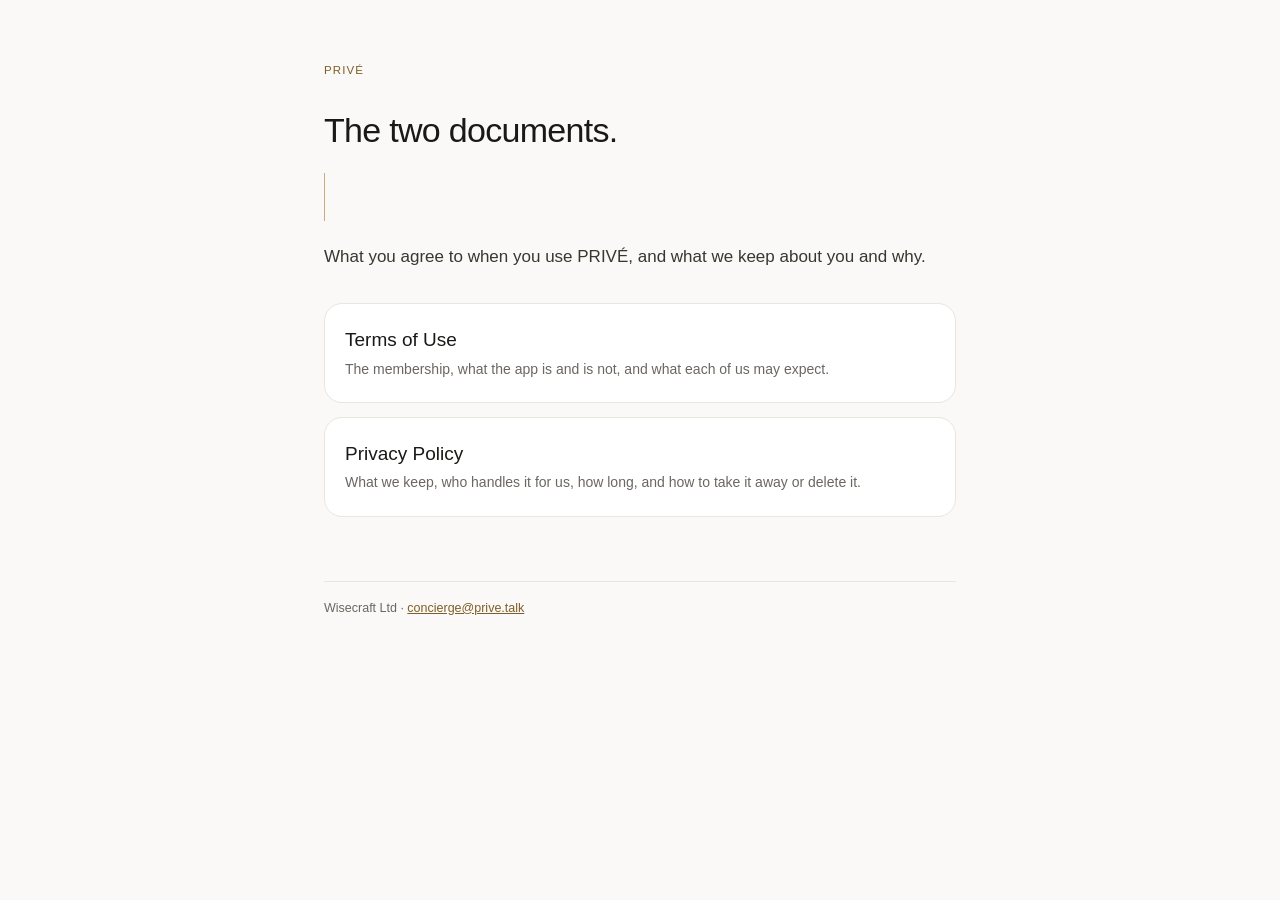
<file: index.html>
<!doctype html>
<html lang="en">
<head>
  <meta charset="utf-8">
  <meta name="viewport" content="width=device-width, initial-scale=1">
  <title>PRIVÉ</title>
  <meta name="description" content="PRIVÉ: the terms of use and the privacy policy.">
  <link rel="stylesheet" href="style.css">
</head>
<body>
<main>
  <span class="kicker">Privé</span>
  <h1>The two documents.</h1>
  <div class="rule"></div>
  <p class="lead">What you agree to when you use PRIVÉ, and what we keep about you and why.</p>
  <div class="cards">
    <a class="card" href="terms/"><strong>Terms of Use</strong><span>The membership, what the app is and is not, and what each of us may expect.</span></a>
    <a class="card" href="privacy/"><strong>Privacy Policy</strong><span>What we keep, who handles it for us, how long, and how to take it away or delete it.</span></a>
  </div>
  <footer>Wisecraft Ltd · <a href="mailto:concierge@prive.talk">concierge@prive.talk</a></footer>
</main>
</body>
</html>
</file>
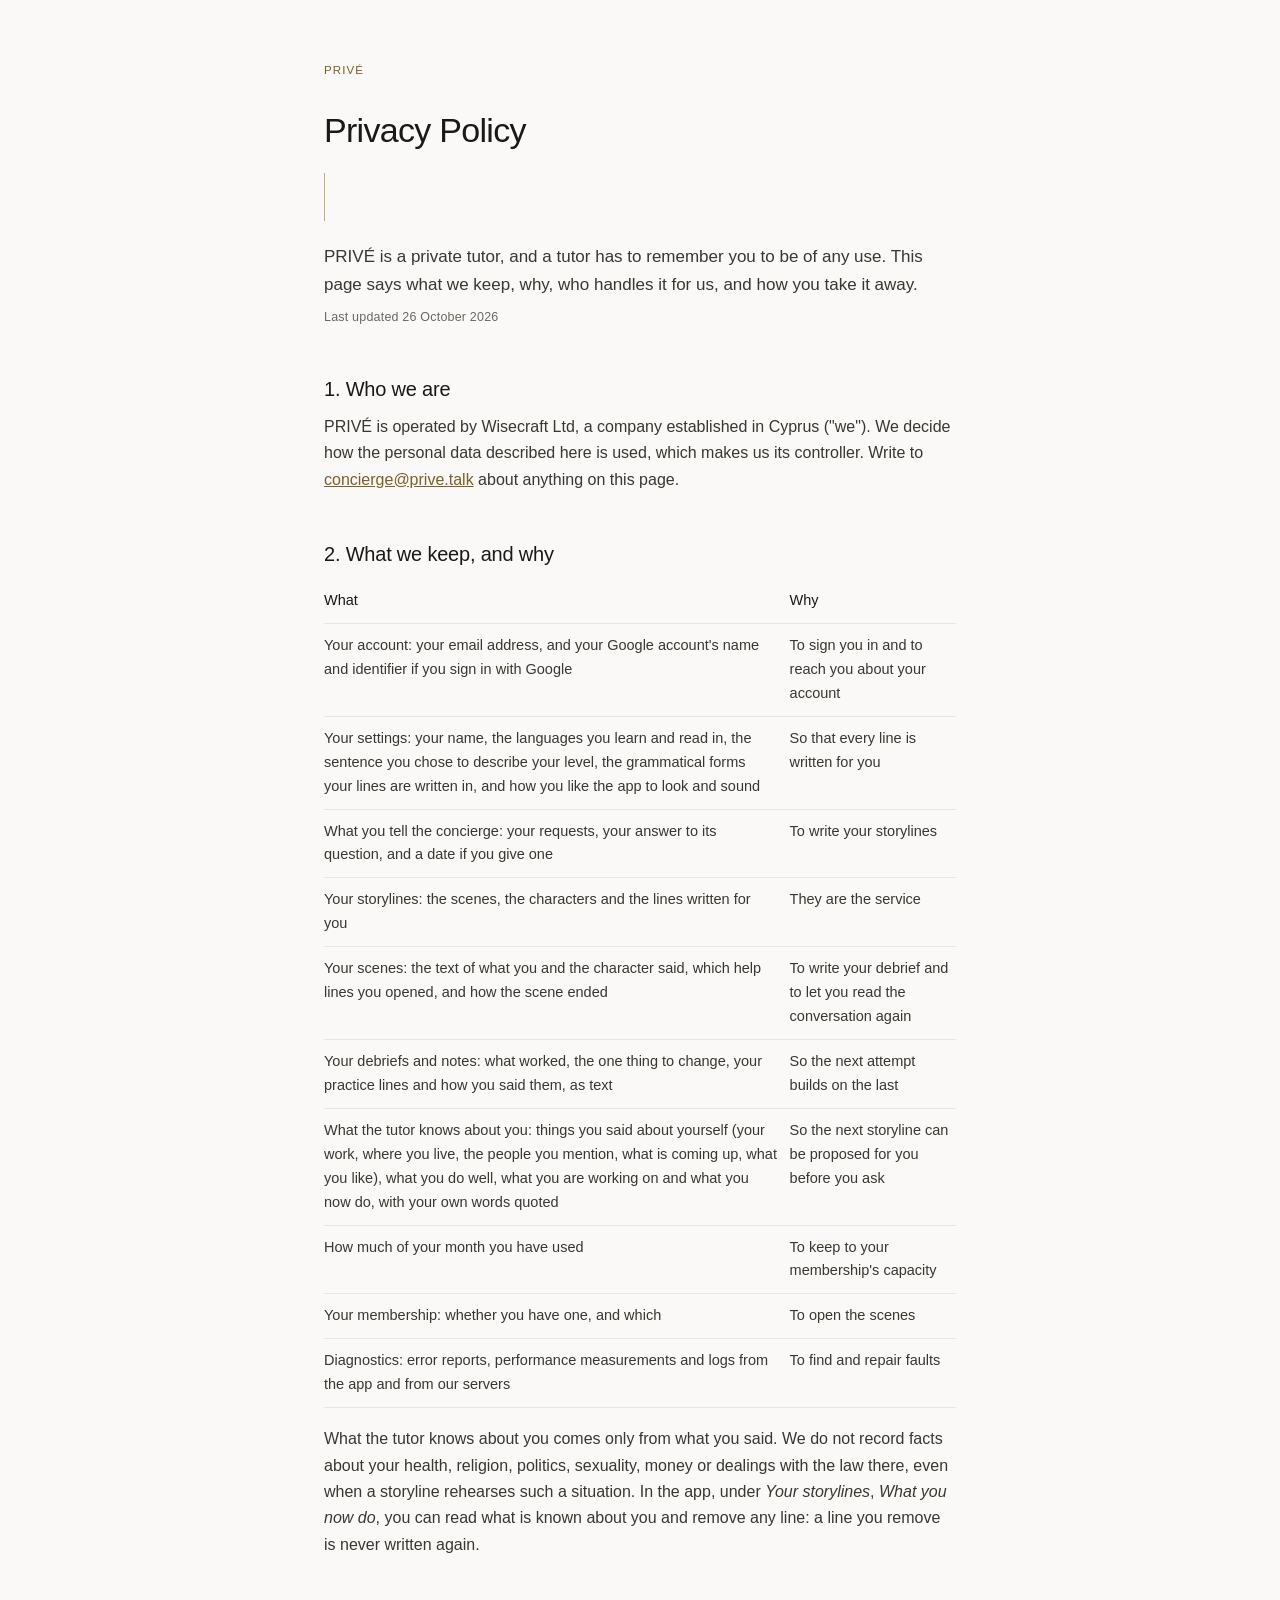
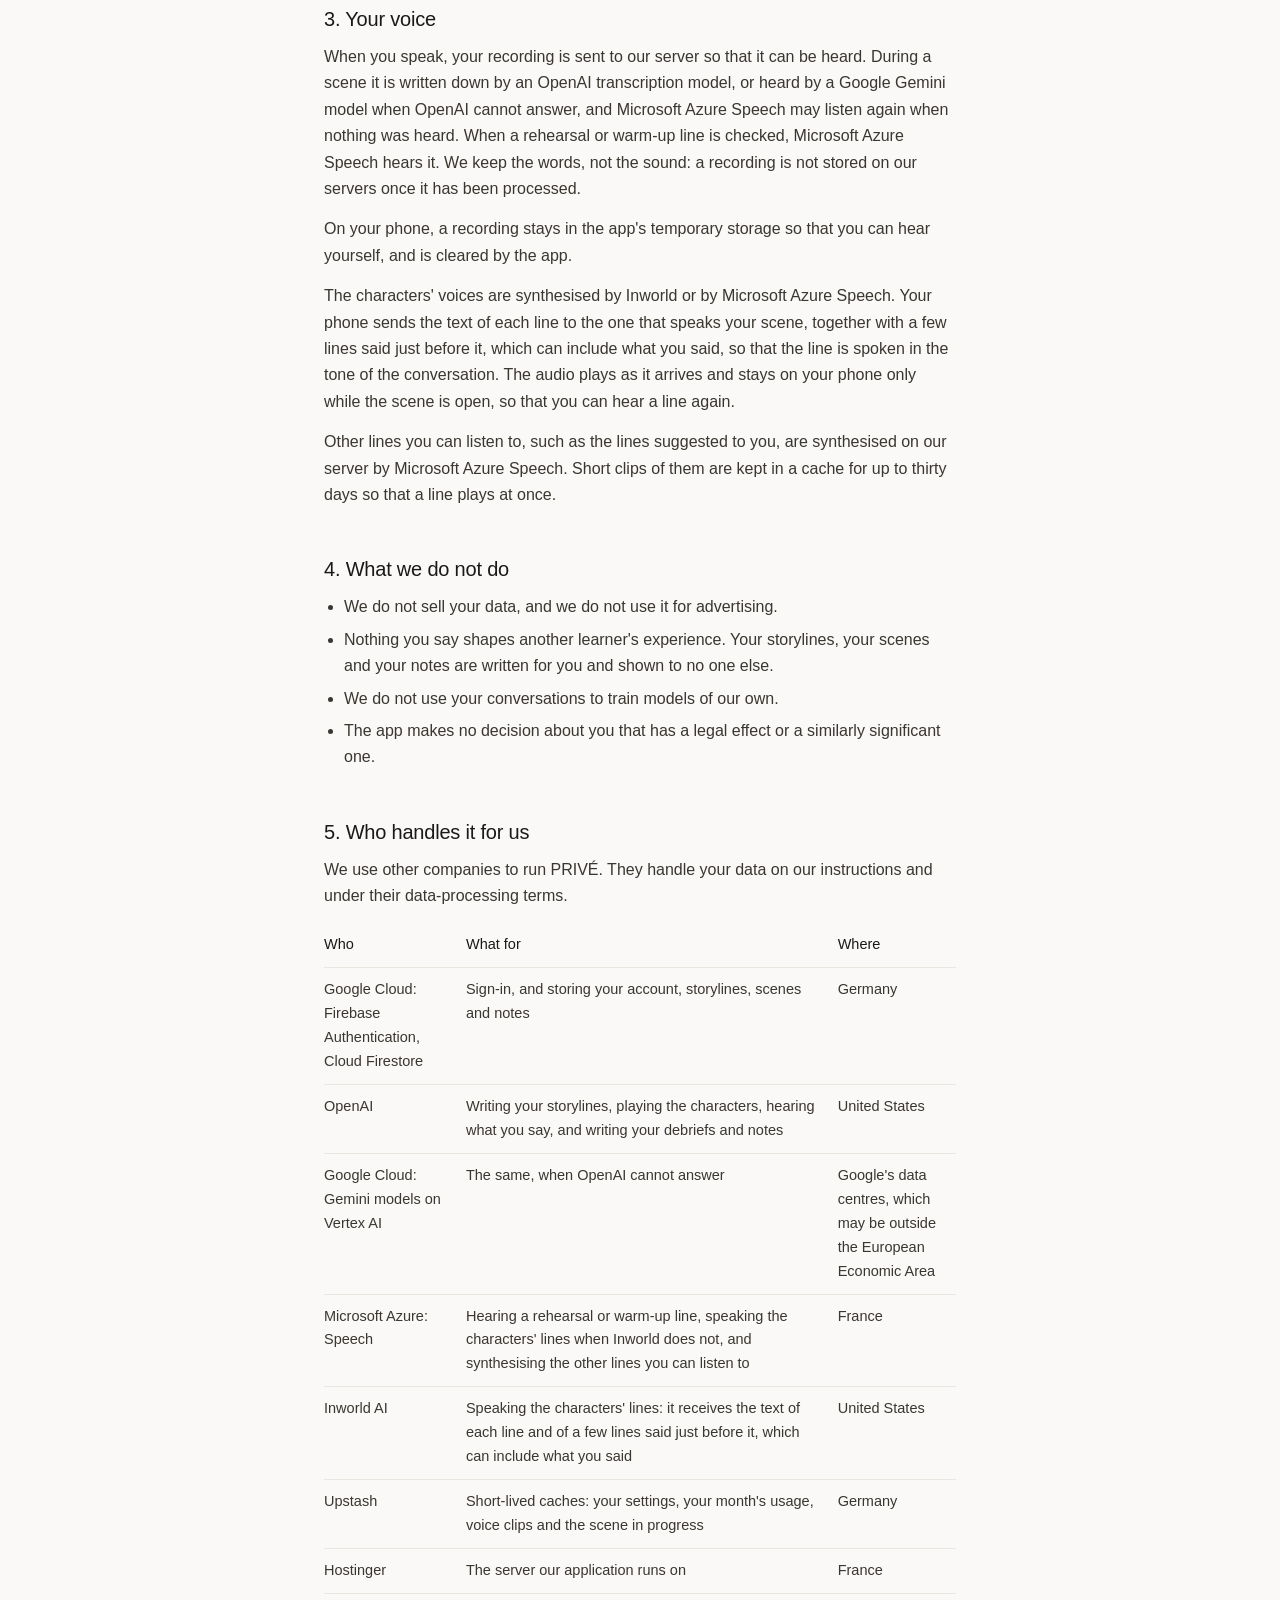
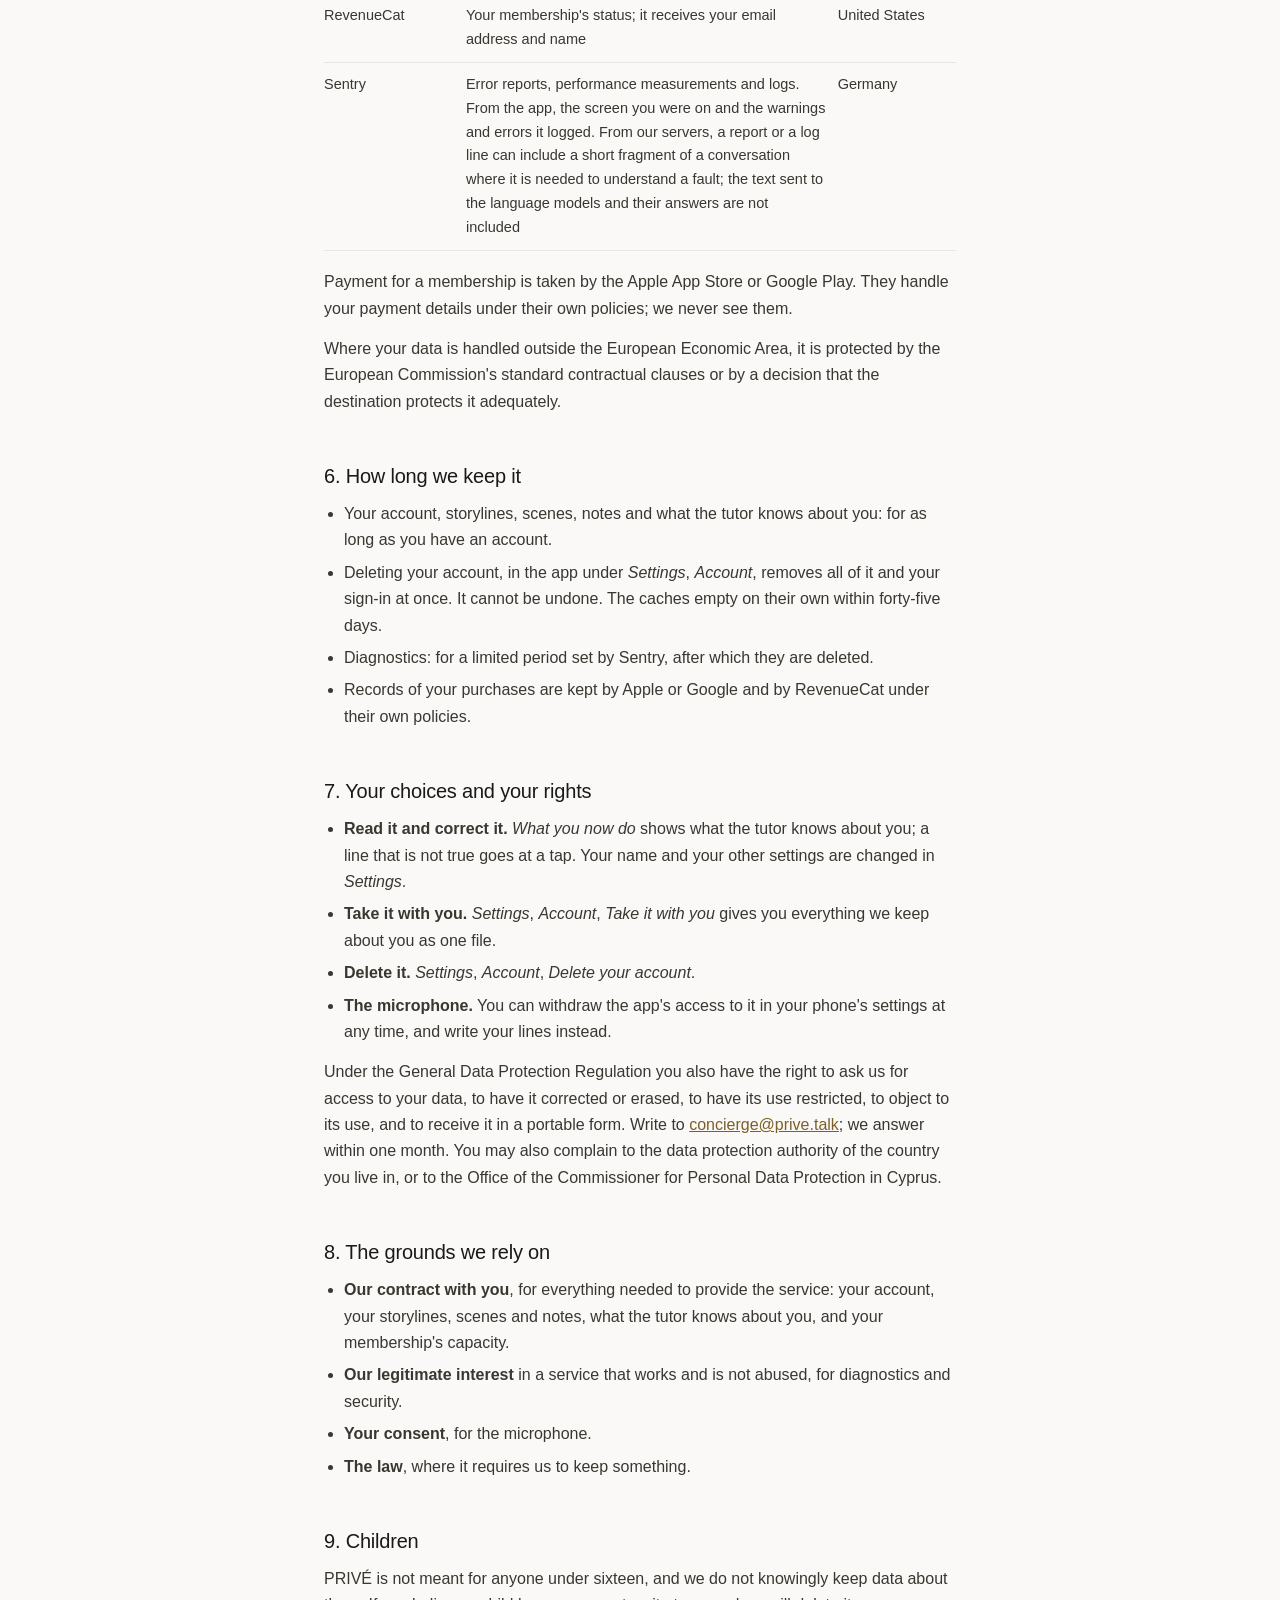
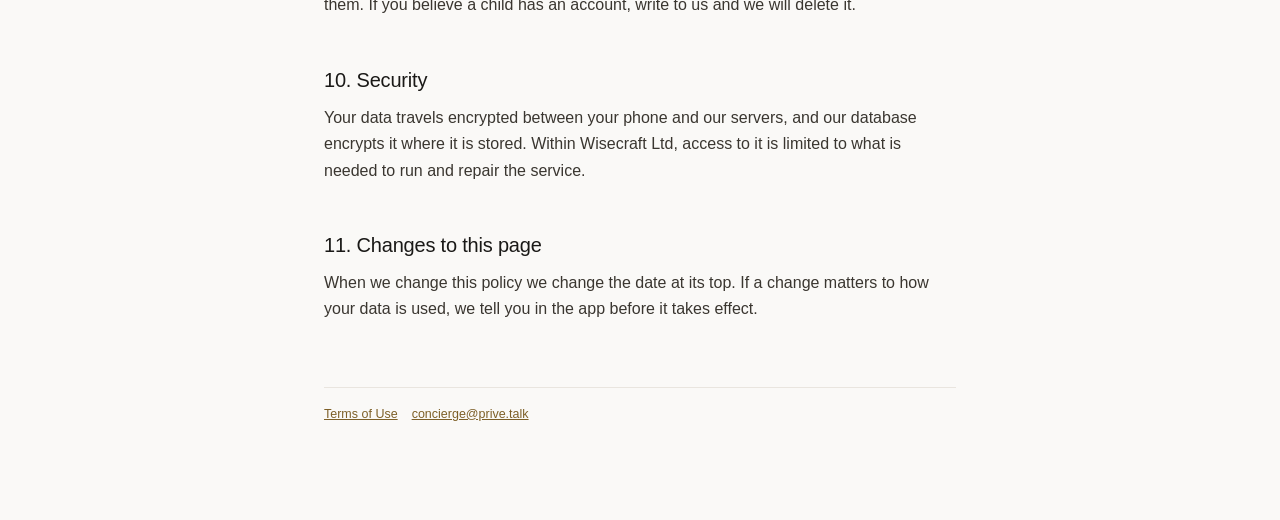
<file: privacy/index.html>
<!doctype html>
<html lang="en">
<head>
  <meta charset="utf-8">
  <meta name="viewport" content="width=device-width, initial-scale=1">
  <title>Privacy Policy · PRIVÉ</title>
  <meta name="description" content="What PRIVÉ keeps about you, why, who handles it, how long, and how to take it away or delete it.">
  <link rel="stylesheet" href="../style.css">
</head>
<body>
<main>
  <a class="kicker" href="../">Privé</a>
  <h1>Privacy Policy</h1>
  <div class="rule"></div>
  <p class="lead">PRIVÉ is a private tutor, and a tutor has to remember you to be of any use. This page says what we keep, why, who handles it for us, and how you take it away.</p>
  <p class="date">Last updated 26 October 2026</p>

  <h2>1. Who we are</h2>
  <p>PRIVÉ is operated by Wisecraft Ltd, a company established in Cyprus ("we"). We decide how the personal data described here is used, which makes us its controller. Write to <a href="mailto:concierge@prive.talk">concierge@prive.talk</a> about anything on this page.</p>

  <h2>2. What we keep, and why</h2>
  <table>
    <thead><tr><th>What</th><th>Why</th></tr></thead>
    <tbody>
      <tr><td>Your account: your email address, and your Google account's name and identifier if you sign in with Google</td><td>To sign you in and to reach you about your account</td></tr>
      <tr><td>Your settings: your name, the languages you learn and read in, the sentence you chose to describe your level, the grammatical forms your lines are written in, and how you like the app to look and sound</td><td>So that every line is written for you</td></tr>
      <tr><td>What you tell the concierge: your requests, your answer to its question, and a date if you give one</td><td>To write your storylines</td></tr>
      <tr><td>Your storylines: the scenes, the characters and the lines written for you</td><td>They are the service</td></tr>
      <tr><td>Your scenes: the text of what you and the character said, which help lines you opened, and how the scene ended</td><td>To write your debrief and to let you read the conversation again</td></tr>
      <tr><td>Your debriefs and notes: what worked, the one thing to change, your practice lines and how you said them, as text</td><td>So the next attempt builds on the last</td></tr>
      <tr><td>What the tutor knows about you: things you said about yourself (your work, where you live, the people you mention, what is coming up, what you like), what you do well, what you are working on and what you now do, with your own words quoted</td><td>So the next storyline can be proposed for you before you ask</td></tr>
      <tr><td>How much of your month you have used</td><td>To keep to your membership's capacity</td></tr>
      <tr><td>Your membership: whether you have one, and which</td><td>To open the scenes</td></tr>
      <tr><td>Diagnostics: error reports, performance measurements and logs from the app and from our servers</td><td>To find and repair faults</td></tr>
    </tbody>
  </table>
  <p>What the tutor knows about you comes only from what you said. We do not record facts about your health, religion, politics, sexuality, money or dealings with the law there, even when a storyline rehearses such a situation. In the app, under <em>Your storylines</em>, <em>What you now do</em>, you can read what is known about you and remove any line: a line you remove is never written again.</p>

  <h2>3. Your voice</h2>
  <p>When you speak, your recording is sent to our server so that it can be heard. During a scene it is written down by an OpenAI transcription model, or heard by a Google Gemini model when OpenAI cannot answer, and Microsoft Azure Speech may listen again when nothing was heard. When a rehearsal or warm-up line is checked, Microsoft Azure Speech hears it. We keep the words, not the sound: a recording is not stored on our servers once it has been processed.</p>
  <p>On your phone, a recording stays in the app's temporary storage so that you can hear yourself, and is cleared by the app.</p>
  <p>The characters' voices are synthesised by Inworld or by Microsoft Azure Speech. Your phone sends the text of each line to the one that speaks your scene, together with a few lines said just before it, which can include what you said, so that the line is spoken in the tone of the conversation. The audio plays as it arrives and stays on your phone only while the scene is open, so that you can hear a line again.</p>
  <p>Other lines you can listen to, such as the lines suggested to you, are synthesised on our server by Microsoft Azure Speech. Short clips of them are kept in a cache for up to thirty days so that a line plays at once.</p>

  <h2>4. What we do not do</h2>
  <ul>
    <li>We do not sell your data, and we do not use it for advertising.</li>
    <li>Nothing you say shapes another learner's experience. Your storylines, your scenes and your notes are written for you and shown to no one else.</li>
    <li>We do not use your conversations to train models of our own.</li>
    <li>The app makes no decision about you that has a legal effect or a similarly significant one.</li>
  </ul>

  <h2>5. Who handles it for us</h2>
  <p>We use other companies to run PRIVÉ. They handle your data on our instructions and under their data-processing terms.</p>
  <table>
    <thead><tr><th>Who</th><th>What for</th><th>Where</th></tr></thead>
    <tbody>
      <tr><td>Google Cloud: Firebase Authentication, Cloud Firestore</td><td>Sign-in, and storing your account, storylines, scenes and notes</td><td>Germany</td></tr>
      <tr><td>OpenAI</td><td>Writing your storylines, playing the characters, hearing what you say, and writing your debriefs and notes</td><td>United States</td></tr>
      <tr><td>Google Cloud: Gemini models on Vertex AI</td><td>The same, when OpenAI cannot answer</td><td>Google's data centres, which may be outside the European Economic Area</td></tr>
      <tr><td>Microsoft Azure: Speech</td><td>Hearing a rehearsal or warm-up line, speaking the characters' lines when Inworld does not, and synthesising the other lines you can listen to</td><td>France</td></tr>
      <tr><td>Inworld AI</td><td>Speaking the characters' lines: it receives the text of each line and of a few lines said just before it, which can include what you said</td><td>United States</td></tr>
      <tr><td>Upstash</td><td>Short-lived caches: your settings, your month's usage, voice clips and the scene in progress</td><td>Germany</td></tr>
      <tr><td>Hostinger</td><td>The server our application runs on</td><td>France</td></tr>
      <tr><td>RevenueCat</td><td>Your membership's status; it receives your email address and name</td><td>United States</td></tr>
      <tr><td>Sentry</td><td>Error reports, performance measurements and logs. From the app, the screen you were on and the warnings and errors it logged. From our servers, a report or a log line can include a short fragment of a conversation where it is needed to understand a fault; the text sent to the language models and their answers are not included</td><td>Germany</td></tr>
    </tbody>
  </table>
  <p>Payment for a membership is taken by the Apple App Store or Google Play. They handle your payment details under their own policies; we never see them.</p>
  <p>Where your data is handled outside the European Economic Area, it is protected by the European Commission's standard contractual clauses or by a decision that the destination protects it adequately.</p>

  <h2>6. How long we keep it</h2>
  <ul>
    <li>Your account, storylines, scenes, notes and what the tutor knows about you: for as long as you have an account.</li>
    <li>Deleting your account, in the app under <em>Settings</em>, <em>Account</em>, removes all of it and your sign-in at once. It cannot be undone. The caches empty on their own within forty-five days.</li>
    <li>Diagnostics: for a limited period set by Sentry, after which they are deleted.</li>
    <li>Records of your purchases are kept by Apple or Google and by RevenueCat under their own policies.</li>
  </ul>

  <h2>7. Your choices and your rights</h2>
  <ul>
    <li><strong>Read it and correct it.</strong> <em>What you now do</em> shows what the tutor knows about you; a line that is not true goes at a tap. Your name and your other settings are changed in <em>Settings</em>.</li>
    <li><strong>Take it with you.</strong> <em>Settings</em>, <em>Account</em>, <em>Take it with you</em> gives you everything we keep about you as one file.</li>
    <li><strong>Delete it.</strong> <em>Settings</em>, <em>Account</em>, <em>Delete your account</em>.</li>
    <li><strong>The microphone.</strong> You can withdraw the app's access to it in your phone's settings at any time, and write your lines instead.</li>
  </ul>
  <p>Under the General Data Protection Regulation you also have the right to ask us for access to your data, to have it corrected or erased, to have its use restricted, to object to its use, and to receive it in a portable form. Write to <a href="mailto:concierge@prive.talk">concierge@prive.talk</a>; we answer within one month. You may also complain to the data protection authority of the country you live in, or to the Office of the Commissioner for Personal Data Protection in Cyprus.</p>

  <h2>8. The grounds we rely on</h2>
  <ul>
    <li><strong>Our contract with you</strong>, for everything needed to provide the service: your account, your storylines, scenes and notes, what the tutor knows about you, and your membership's capacity.</li>
    <li><strong>Our legitimate interest</strong> in a service that works and is not abused, for diagnostics and security.</li>
    <li><strong>Your consent</strong>, for the microphone.</li>
    <li><strong>The law</strong>, where it requires us to keep something.</li>
  </ul>

  <h2>9. Children</h2>
  <p>PRIVÉ is not meant for anyone under sixteen, and we do not knowingly keep data about them. If you believe a child has an account, write to us and we will delete it.</p>

  <h2>10. Security</h2>
  <p>Your data travels encrypted between your phone and our servers, and our database encrypts it where it is stored. Within Wisecraft Ltd, access to it is limited to what is needed to run and repair the service.</p>

  <h2>11. Changes to this page</h2>
  <p>When we change this policy we change the date at its top. If a change matters to how your data is used, we tell you in the app before it takes effect.</p>

  <footer><a href="../terms/">Terms of Use</a><a href="mailto:concierge@prive.talk">concierge@prive.talk</a></footer>
</main>
</body>
</html>
</file>
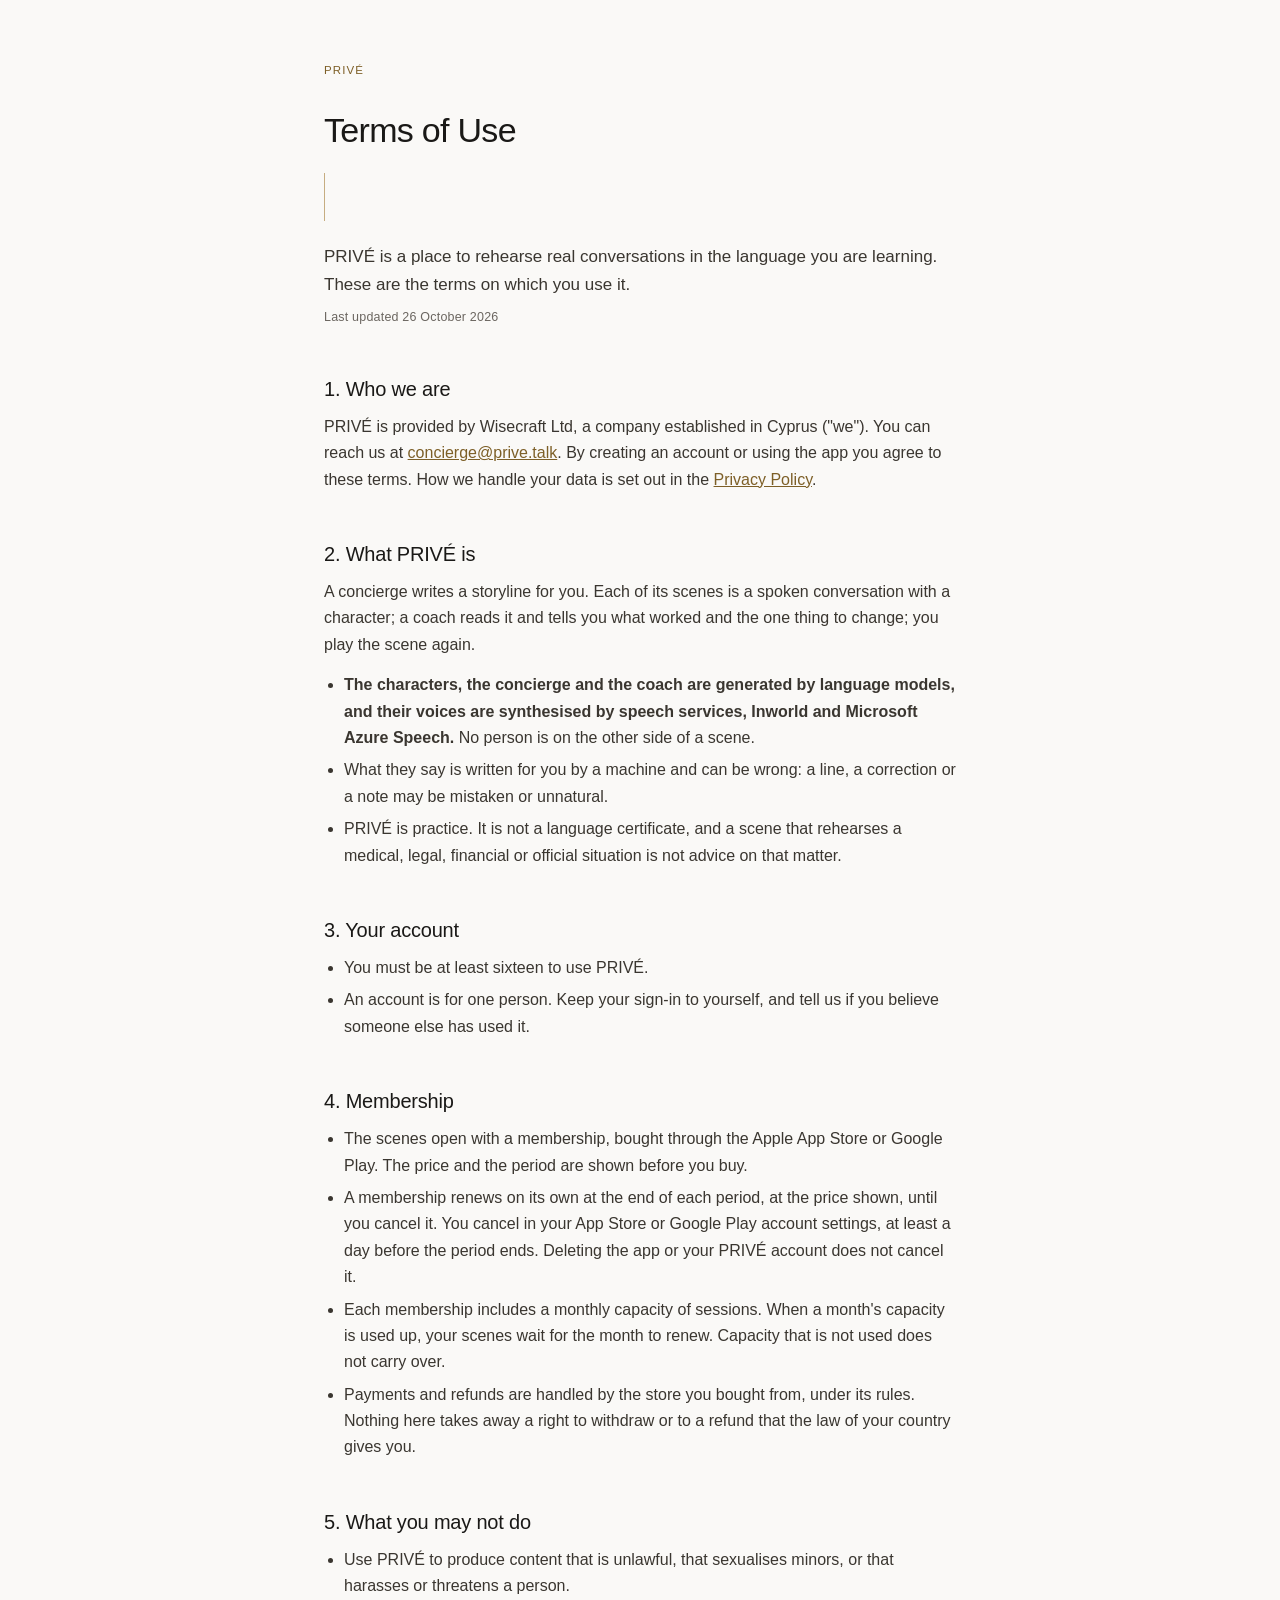
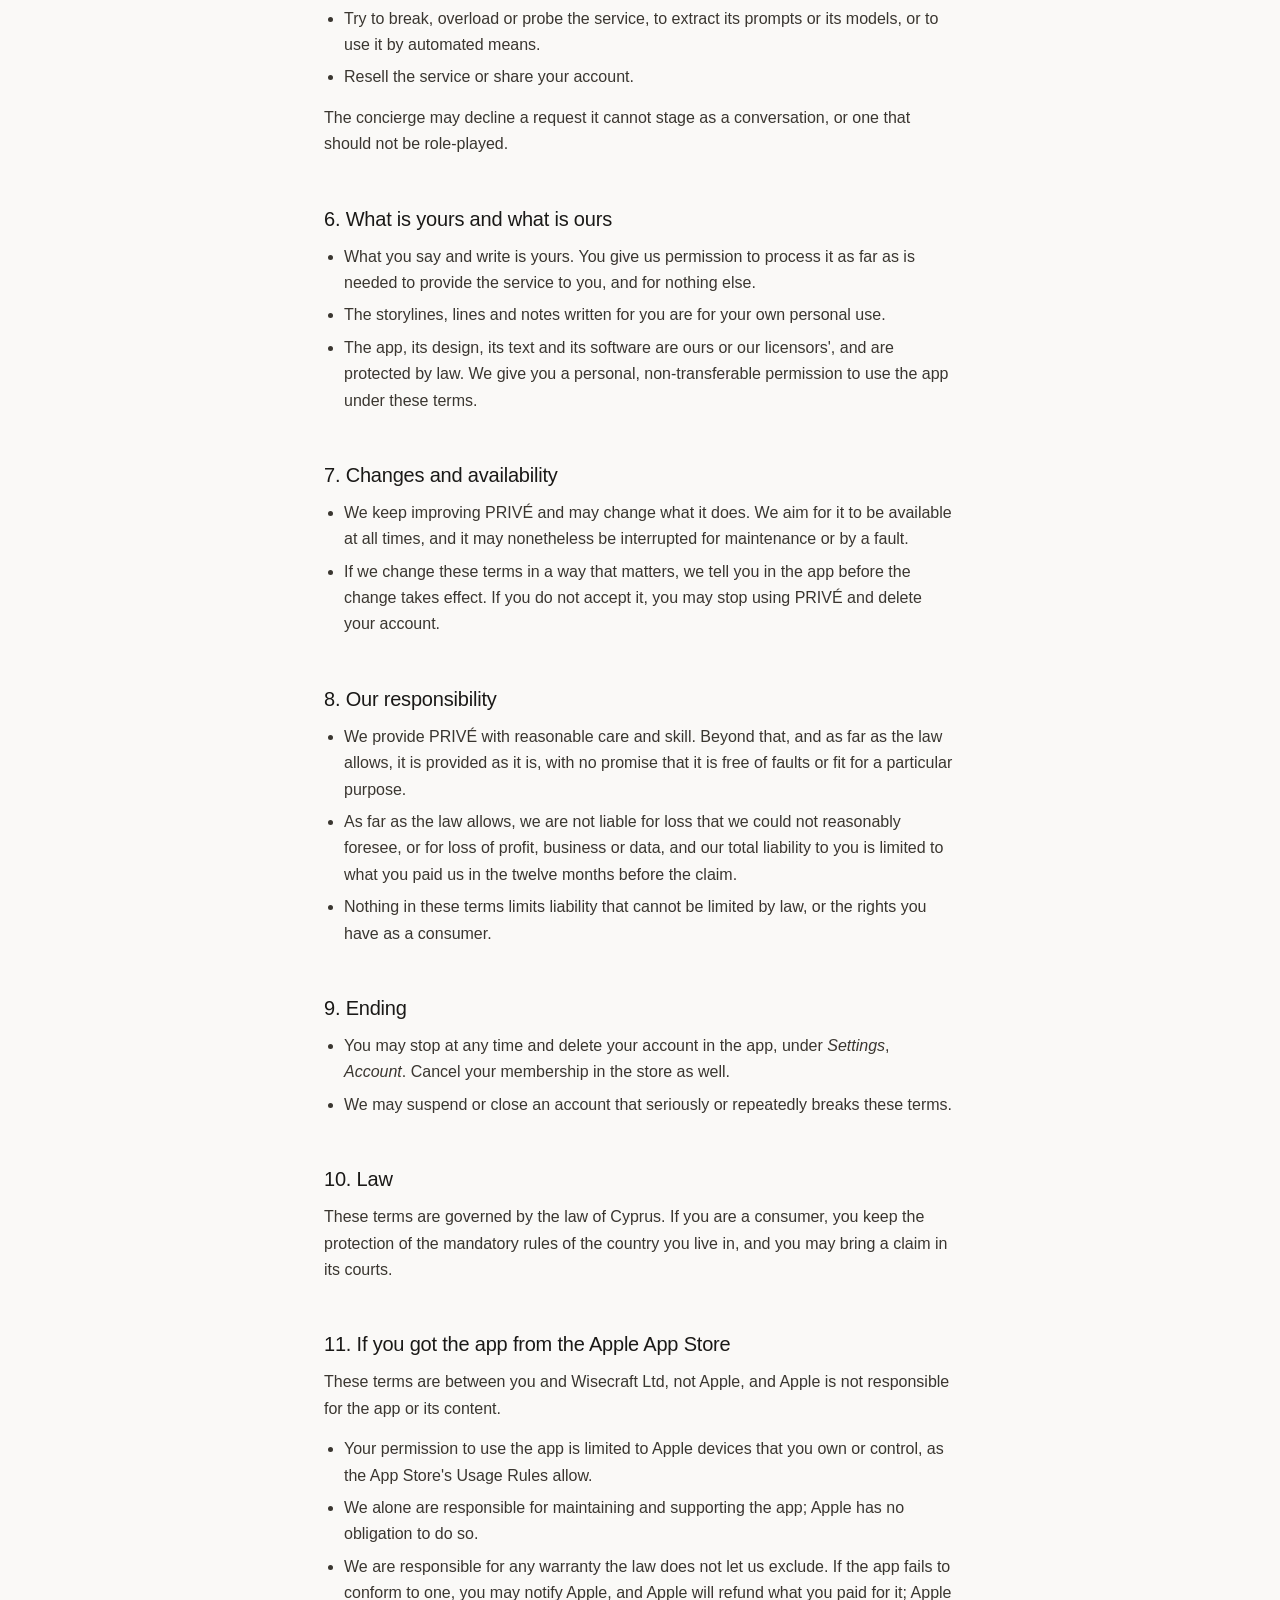
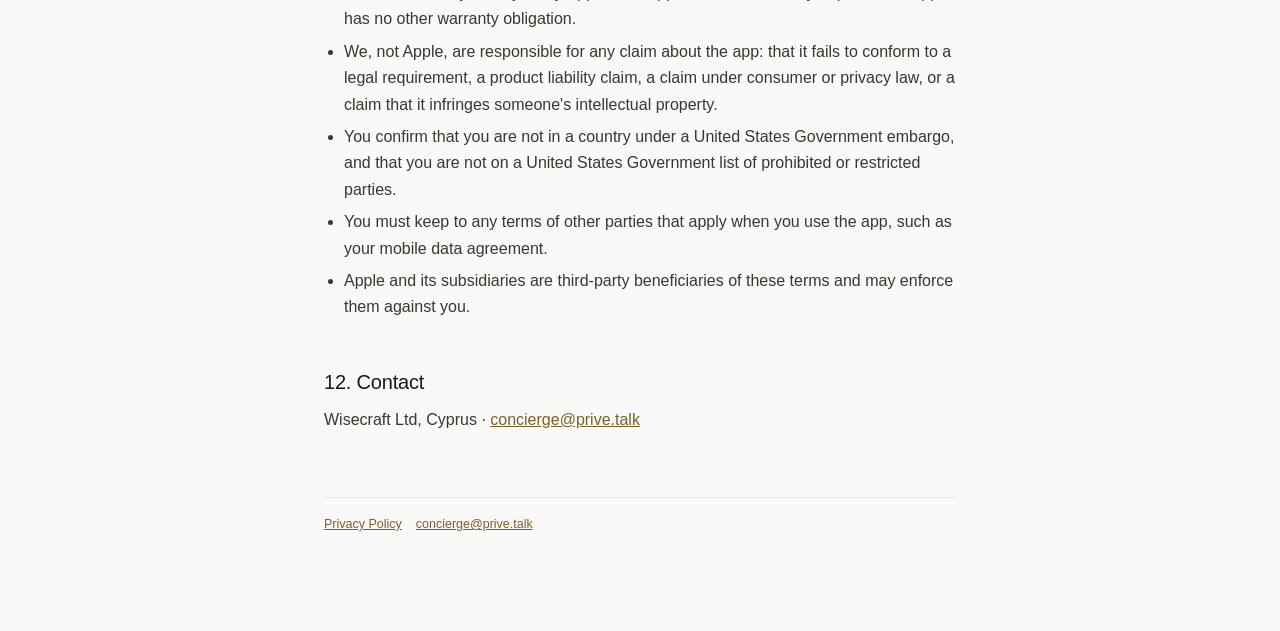
<file: terms/index.html>
<!doctype html>
<html lang="en">
<head>
  <meta charset="utf-8">
  <meta name="viewport" content="width=device-width, initial-scale=1">
  <title>Terms of Use · PRIVÉ</title>
  <meta name="description" content="The terms on which you use PRIVÉ: what it is, the membership, and what each of us may expect.">
  <link rel="stylesheet" href="../style.css">
</head>
<body>
<main>
  <a class="kicker" href="../">Privé</a>
  <h1>Terms of Use</h1>
  <div class="rule"></div>
  <p class="lead">PRIVÉ is a place to rehearse real conversations in the language you are learning. These are the terms on which you use it.</p>
  <p class="date">Last updated 26 October 2026</p>

  <h2>1. Who we are</h2>
  <p>PRIVÉ is provided by Wisecraft Ltd, a company established in Cyprus ("we"). You can reach us at <a href="mailto:concierge@prive.talk">concierge@prive.talk</a>. By creating an account or using the app you agree to these terms. How we handle your data is set out in the <a href="../privacy/">Privacy Policy</a>.</p>

  <h2>2. What PRIVÉ is</h2>
  <p>A concierge writes a storyline for you. Each of its scenes is a spoken conversation with a character; a coach reads it and tells you what worked and the one thing to change; you play the scene again.</p>
  <ul>
    <li><strong>The characters, the concierge and the coach are generated by language models, and their voices are synthesised by speech services, Inworld and Microsoft Azure Speech.</strong> No person is on the other side of a scene.</li>
    <li>What they say is written for you by a machine and can be wrong: a line, a correction or a note may be mistaken or unnatural.</li>
    <li>PRIVÉ is practice. It is not a language certificate, and a scene that rehearses a medical, legal, financial or official situation is not advice on that matter.</li>
  </ul>

  <h2>3. Your account</h2>
  <ul>
    <li>You must be at least sixteen to use PRIVÉ.</li>
    <li>An account is for one person. Keep your sign-in to yourself, and tell us if you believe someone else has used it.</li>
  </ul>

  <h2>4. Membership</h2>
  <ul>
    <li>The scenes open with a membership, bought through the Apple App Store or Google Play. The price and the period are shown before you buy.</li>
    <li>A membership renews on its own at the end of each period, at the price shown, until you cancel it. You cancel in your App Store or Google Play account settings, at least a day before the period ends. Deleting the app or your PRIVÉ account does not cancel it.</li>
    <li>Each membership includes a monthly capacity of sessions. When a month's capacity is used up, your scenes wait for the month to renew. Capacity that is not used does not carry over.</li>
    <li>Payments and refunds are handled by the store you bought from, under its rules. Nothing here takes away a right to withdraw or to a refund that the law of your country gives you.</li>
  </ul>

  <h2>5. What you may not do</h2>
  <ul>
    <li>Use PRIVÉ to produce content that is unlawful, that sexualises minors, or that harasses or threatens a person.</li>
    <li>Try to break, overload or probe the service, to extract its prompts or its models, or to use it by automated means.</li>
    <li>Resell the service or share your account.</li>
  </ul>
  <p>The concierge may decline a request it cannot stage as a conversation, or one that should not be role-played.</p>

  <h2>6. What is yours and what is ours</h2>
  <ul>
    <li>What you say and write is yours. You give us permission to process it as far as is needed to provide the service to you, and for nothing else.</li>
    <li>The storylines, lines and notes written for you are for your own personal use.</li>
    <li>The app, its design, its text and its software are ours or our licensors', and are protected by law. We give you a personal, non-transferable permission to use the app under these terms.</li>
  </ul>

  <h2>7. Changes and availability</h2>
  <ul>
    <li>We keep improving PRIVÉ and may change what it does. We aim for it to be available at all times, and it may nonetheless be interrupted for maintenance or by a fault.</li>
    <li>If we change these terms in a way that matters, we tell you in the app before the change takes effect. If you do not accept it, you may stop using PRIVÉ and delete your account.</li>
  </ul>

  <h2>8. Our responsibility</h2>
  <ul>
    <li>We provide PRIVÉ with reasonable care and skill. Beyond that, and as far as the law allows, it is provided as it is, with no promise that it is free of faults or fit for a particular purpose.</li>
    <li>As far as the law allows, we are not liable for loss that we could not reasonably foresee, or for loss of profit, business or data, and our total liability to you is limited to what you paid us in the twelve months before the claim.</li>
    <li>Nothing in these terms limits liability that cannot be limited by law, or the rights you have as a consumer.</li>
  </ul>

  <h2>9. Ending</h2>
  <ul>
    <li>You may stop at any time and delete your account in the app, under <em>Settings</em>, <em>Account</em>. Cancel your membership in the store as well.</li>
    <li>We may suspend or close an account that seriously or repeatedly breaks these terms.</li>
  </ul>

  <h2>10. Law</h2>
  <p>These terms are governed by the law of Cyprus. If you are a consumer, you keep the protection of the mandatory rules of the country you live in, and you may bring a claim in its courts.</p>

  <h2>11. If you got the app from the Apple App Store</h2>
  <p>These terms are between you and Wisecraft Ltd, not Apple, and Apple is not responsible for the app or its content.</p>
  <ul>
    <li>Your permission to use the app is limited to Apple devices that you own or control, as the App Store's Usage Rules allow.</li>
    <li>We alone are responsible for maintaining and supporting the app; Apple has no obligation to do so.</li>
    <li>We are responsible for any warranty the law does not let us exclude. If the app fails to conform to one, you may notify Apple, and Apple will refund what you paid for it; Apple has no other warranty obligation.</li>
    <li>We, not Apple, are responsible for any claim about the app: that it fails to conform to a legal requirement, a product liability claim, a claim under consumer or privacy law, or a claim that it infringes someone's intellectual property.</li>
    <li>You confirm that you are not in a country under a United States Government embargo, and that you are not on a United States Government list of prohibited or restricted parties.</li>
    <li>You must keep to any terms of other parties that apply when you use the app, such as your mobile data agreement.</li>
    <li>Apple and its subsidiaries are third-party beneficiaries of these terms and may enforce them against you.</li>
  </ul>

  <h2>12. Contact</h2>
  <p>Wisecraft Ltd, Cyprus · <a href="mailto:concierge@prive.talk">concierge@prive.talk</a></p>

  <footer><a href="../privacy/">Privacy Policy</a><a href="mailto:concierge@prive.talk">concierge@prive.talk</a></footer>
</main>
</body>
</html>
</file>
<file: style.css>
/* The app's own palette: a warm ground, ink type, one gold; the same in the dark. No font is fetched: the page asks nothing of a third party. */
:root {
  --ground: #FAF9F7;
  --surface: #FFFFFF;
  --ink: #1A1917;
  --ink-soft: #3A3630;
  --ink-muted: #6B6660;
  --gold: #B08D4F;
  --gold-text: #7D5F27;
  --hair: #E9E5DF;
}
@media (prefers-color-scheme: dark) {
  :root {
    --ground: #171513;
    --surface: #1F1C19;
    --ink: #F6F4F1;
    --ink-soft: #D9D4CC;
    --ink-muted: #A39C92;
    --gold: #C9A562;
    --gold-text: #D8B878;
    --hair: #2E2A26;
  }
}
* { box-sizing: border-box; }
html { -webkit-text-size-adjust: 100%; }
body {
  margin: 0;
  background: var(--ground);
  color: var(--ink-soft);
  font-family: "Noto Sans", -apple-system, BlinkMacSystemFont, "Segoe UI", Roboto, "Helvetica Neue", Arial, sans-serif;
  font-size: 16px;
  line-height: 1.65;
}
main { max-width: 680px; margin: 0 auto; padding: 56px 24px 96px; }
.kicker { font-size: 11.5px; font-weight: 500; letter-spacing: 1.1px; text-transform: uppercase; color: var(--gold-text); text-decoration: none; }
h1 { font-weight: 300; font-size: 34px; line-height: 1.2; letter-spacing: -0.7px; color: var(--ink); margin: 28px 0 0; }
.rule { width: 1px; height: 48px; background: var(--gold); opacity: 0.7; margin: 22px 0; }
.lead { font-size: 17px; color: var(--ink-soft); margin: 0 0 8px; }
.date { font-size: 12.5px; color: var(--ink-muted); letter-spacing: 0.2px; }
h2 { font-weight: 400; font-size: 20px; line-height: 1.3; letter-spacing: -0.2px; color: var(--ink); margin: 48px 0 12px; }
h3 { font-weight: 500; font-size: 14.5px; color: var(--ink); margin: 24px 0 6px; }
p { margin: 0 0 14px; }
ul { margin: 0 0 14px; padding-left: 20px; }
li { margin-bottom: 6px; }
a { color: var(--gold-text); }
table { width: 100%; border-collapse: collapse; margin: 8px 0 18px; font-size: 14.5px; }
th { text-align: left; font-weight: 500; color: var(--ink); border-bottom: 1px solid var(--hair); padding: 10px 12px 10px 0; vertical-align: top; }
td { border-bottom: 1px solid var(--hair); padding: 10px 12px 10px 0; vertical-align: top; }
td:last-child, th:last-child { padding-right: 0; }
.cards { display: grid; gap: 14px; margin-top: 32px; }
.card { display: block; border: 1px solid var(--hair); background: var(--surface); border-radius: 18px; padding: 20px; text-decoration: none; color: inherit; }
.card strong { display: block; font-weight: 400; font-size: 19px; color: var(--ink); }
.card span { font-size: 14px; color: var(--ink-muted); }
footer { margin-top: 64px; padding-top: 16px; border-top: 1px solid var(--hair); font-size: 12.5px; color: var(--ink-muted); }
footer a { margin-right: 14px; }
@media (max-width: 520px) { h1 { font-size: 28px; } main { padding-top: 36px; } table, thead, tbody, tr, th, td { display: block; } thead { display: none; } td { border: 0; padding: 2px 0; } tr { border-bottom: 1px solid var(--hair); padding: 10px 0; } td:first-child { color: var(--ink); font-weight: 500; } }
</file>
